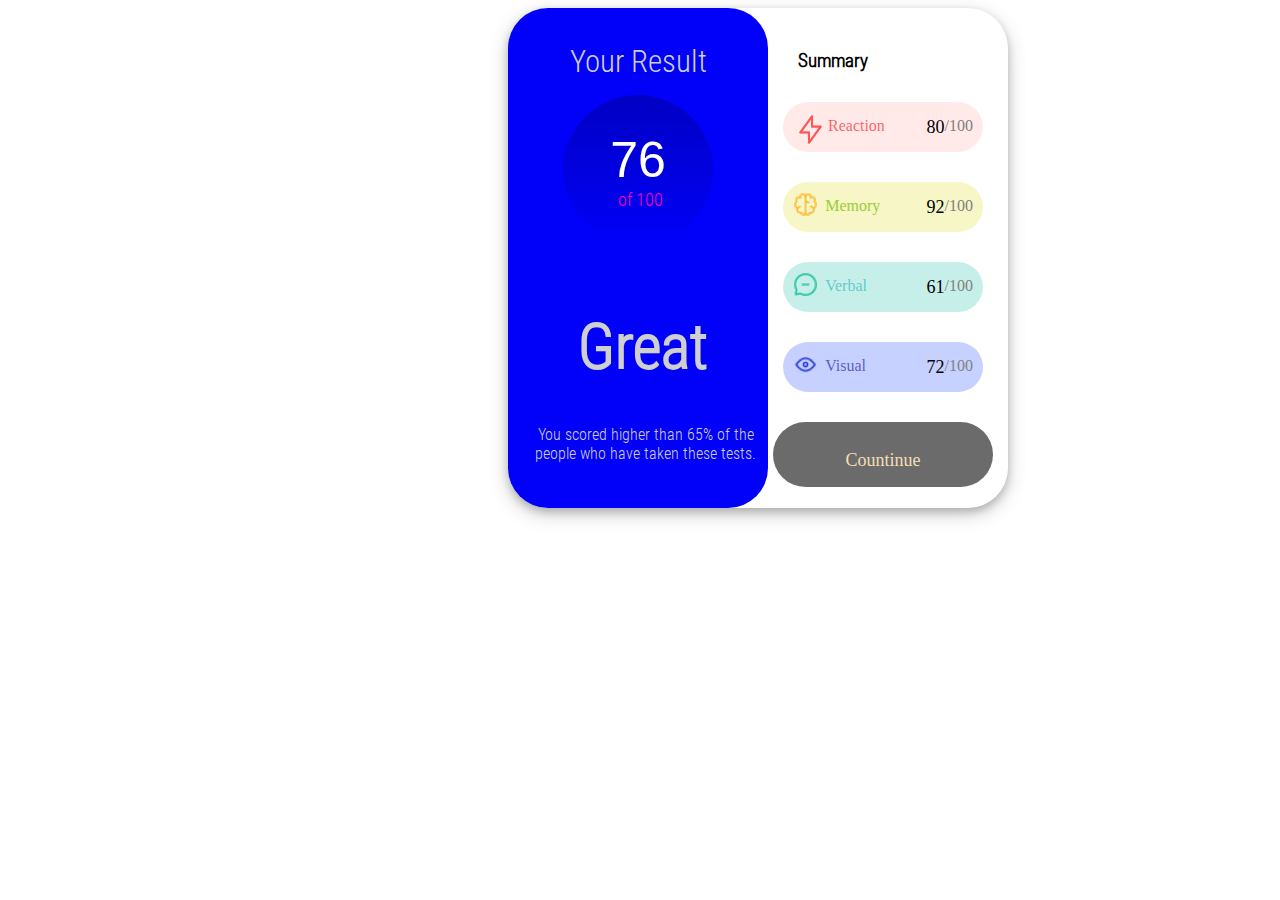
<file: index.html>
<!DOCTYPE html>
<html lang="tr">
<head>
    <meta charset="UTF-8">
    <meta name="viewport" content="width=device-width, initial-scale=1.0, shrink-to-fit=no">
    <title>Document</title>
    <link rel="stylesheet" href="selam.css">


</head>
<body>
    <div class="oval">
       

    <div style="color: rgb(207, 207, 207);" class="yazi">
        Your Result

        
        
   
        <div class="daire">
            
           <div style="color: white;" class="font-1">76</div>
           <div style="color: rgb(255, 0, 179);" class="sonuç">
           of 100
    </div>
           
          
        </div>
       

       
        

        <div class="degerlendirme">

            <h1 class="baslik">Great</h1>
            
           <p class="yazi2"> You scored higher than 65% of the people who have taken these tests. </p>                                                   
         <p class="yazi2"> </p>                                               
               </div>
                    
    </div>


    

    </div>


    <div class="oval2">
        <div class="otuzyedi">
            
            Summary
        
        </div>
        
        <div class="oval3">

            <img class="jpg" src="icon-reaction.png" alt="refleks">
            <div class="otuzbir">
                Reaction  
            </div>

         <div class="toplam">

            /100

         </div>
         <div class="seksen">
            80

        </div>
        </div>

        <div class="oval4">
            <img class="jpg2" src="icon-memory.png" alt="">
            <div class="hafiza">
                Memory

            </div>

            <div class="toplam">

                /100
    
             </div>
             <div class="seksen">
                92
    
            </div>
        </div>

        <div class="oval5">
            <img class="jpg2" src="icon-verbal.png" alt="sohbet">
            <div style="color: rgba(19, 180, 180, 0.608);" class="sohbet">
                Verbal
            </div>
           <div class="toplam">

                /100
    
             </div>
             <div class="seksen">
                61
    
            </div> 

        </div>

        <div class="oval6">
            <img class="jpg2" src="icon-visual.png" alt="visual image">
            <div style="color: rgba(18, 5, 159, 0.608);" class="sohbet">
                Visual
            </div>
            <div class="toplam">

                /100
    
             </div>
             <div class="seksen">
                72
    
            </div> 

        </div>
        <div class="oval7">

            <p style="color: wheat ;">Countinue</p>
            
        </div>

    </div>
          
            
          
    
     
</body>
</html>
</file>
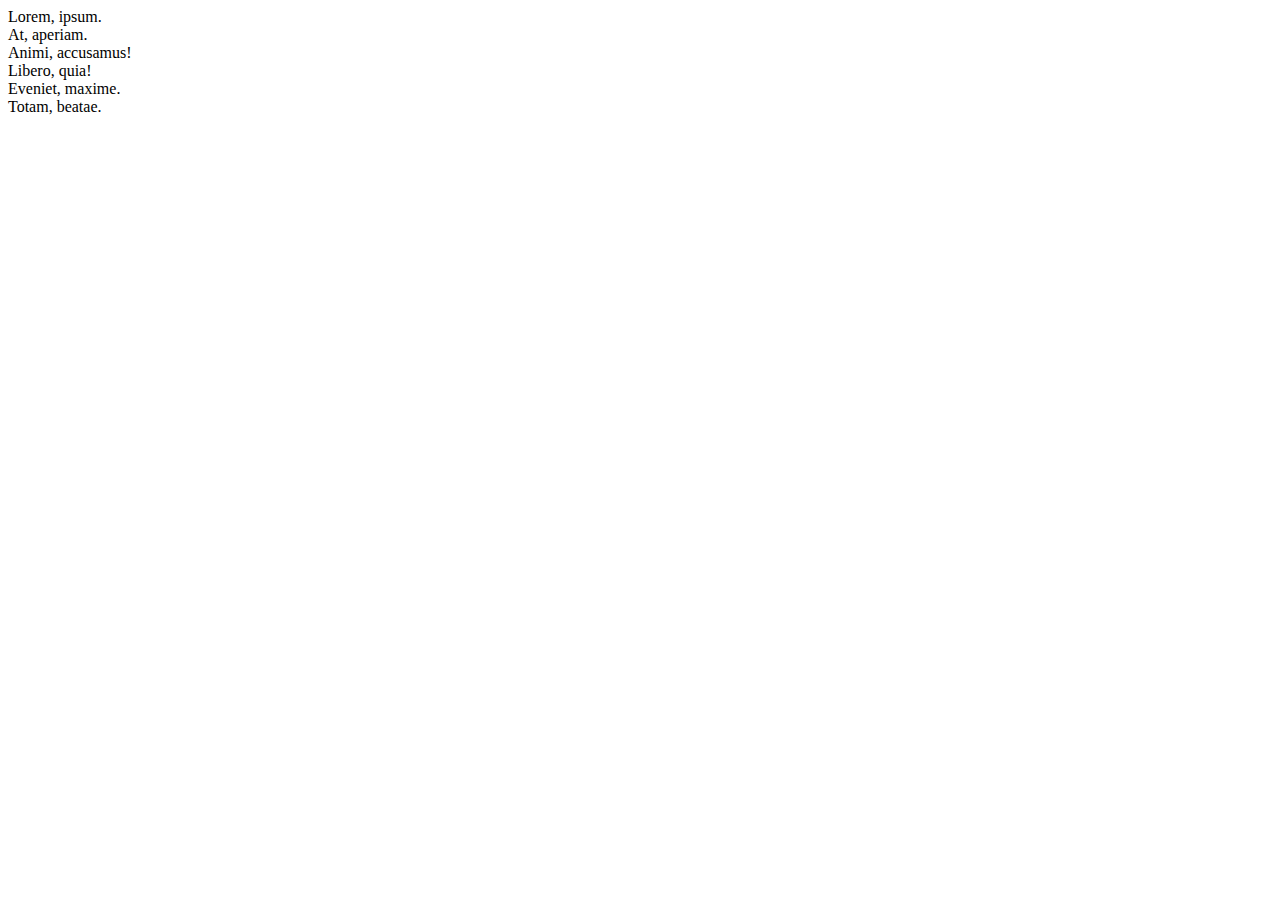
<file: deneme.html>
<!DOCTYPE html>
<html lang="en">
  <head>
    <!-- Required meta tags -->
    <meta charset="utf-8" />
    <meta
      name="viewport"
      content="width=device-width, initial-scale=1, shrink-to-fit=no"
    />

    <!-- Bootstrap CSS -->
    <link
      rel="stylesheet"
      href="https://cdn.jsdelivr.net/npm/bootstrap@4.5.3/dist/css/bootstrap.min.css"
      integrity="sha384-TX8t27EcRE3e/ihU7zmQxVncDAy5uIKz4rEkgIXeMed4M0jlfIDPvg6uqKI2xXr2"
      crossorigin="anonymous"
    />
    
    <title>Hello, world!</title>
  </head>
  <body>
    <div class="container">
      <div class="row">
        <div class="col-sm-6 col-md-4 col-lg-3 col-xl-2 bg-primary">
          Lorem, ipsum.
        </div>
        <div class="col-sm-6 col-md-4 col-lg-3 col-xl-2 bg-secondary">
          At, aperiam.
        </div>
        <div class="col-sm-6 col-md-4 col-lg-3 col-xl-2 bg-info">
          Animi, accusamus!
        </div>
        <div class="col-sm-6 col-md-4 col-lg-3 col-xl-2 bg-danger">
          Libero, quia!
        </div>
        <div class="col-sm-6 col-md-4 col-lg-3 col-xl-2 bg-warning">
          Eveniet, maxime.
        </div>
        <div class="col-sm-6 col-md-4 col-lg-3 col-xl-2 bg-success">
          Totam, beatae.
        </div>
      </div>
    </div>

    <!-- Optional JavaScript; choose one of the two! -->

    <!-- Option 1: jQuery and Bootstrap Bundle (includes Popper) -->
    <script
      src="https://code.jquery.com/jquery-3.5.1.slim.min.js"
      integrity="sha384-DfXdz2htPH0lsSSs5nCTpuj/zy4C+OGpamoFVy38MVBnE+IbbVYUew+OrCXaRkfj"
      crossorigin="anonymous"
    ></script>
    <script
      src="https://cdn.jsdelivr.net/npm/bootstrap@4.5.3/dist/js/bootstrap.bundle.min.js"
      integrity="sha384-ho+j7jyWK8fNQe+A12Hb8AhRq26LrZ/JpcUGGOn+Y7RsweNrtN/tE3MoK7ZeZDyx"
      crossorigin="anonymous"
    ></script>

    <!-- Option 2: jQuery, Popper.js, and Bootstrap JS
    <script src="https://code.jquery.com/jquery-3.5.1.slim.min.js" integrity="sha384-DfXdz2htPH0lsSSs5nCTpuj/zy4C+OGpamoFVy38MVBnE+IbbVYUew+OrCXaRkfj" crossorigin="anonymous"></script>
    <script src="https://cdn.jsdelivr.net/npm/popper.js@1.16.1/dist/umd/popper.min.js" integrity="sha384-9/reFTGAW83EW2RDu2S0VKaIzap3H66lZH81PoYlFhbGU+6BZp6G7niu735Sk7lN" crossorigin="anonymous"></script>
    <script src="https://cdn.jsdelivr.net/npm/bootstrap@4.5.3/dist/js/bootstrap.min.js" integrity="sha384-w1Q4orYjBQndcko6MimVbzY0tgp4pWB4lZ7lr30WKz0vr/aWKhXdBNmNb5D92v7s" crossorigin="anonymous"></script>
    -->
  </body>
</html>
</file>
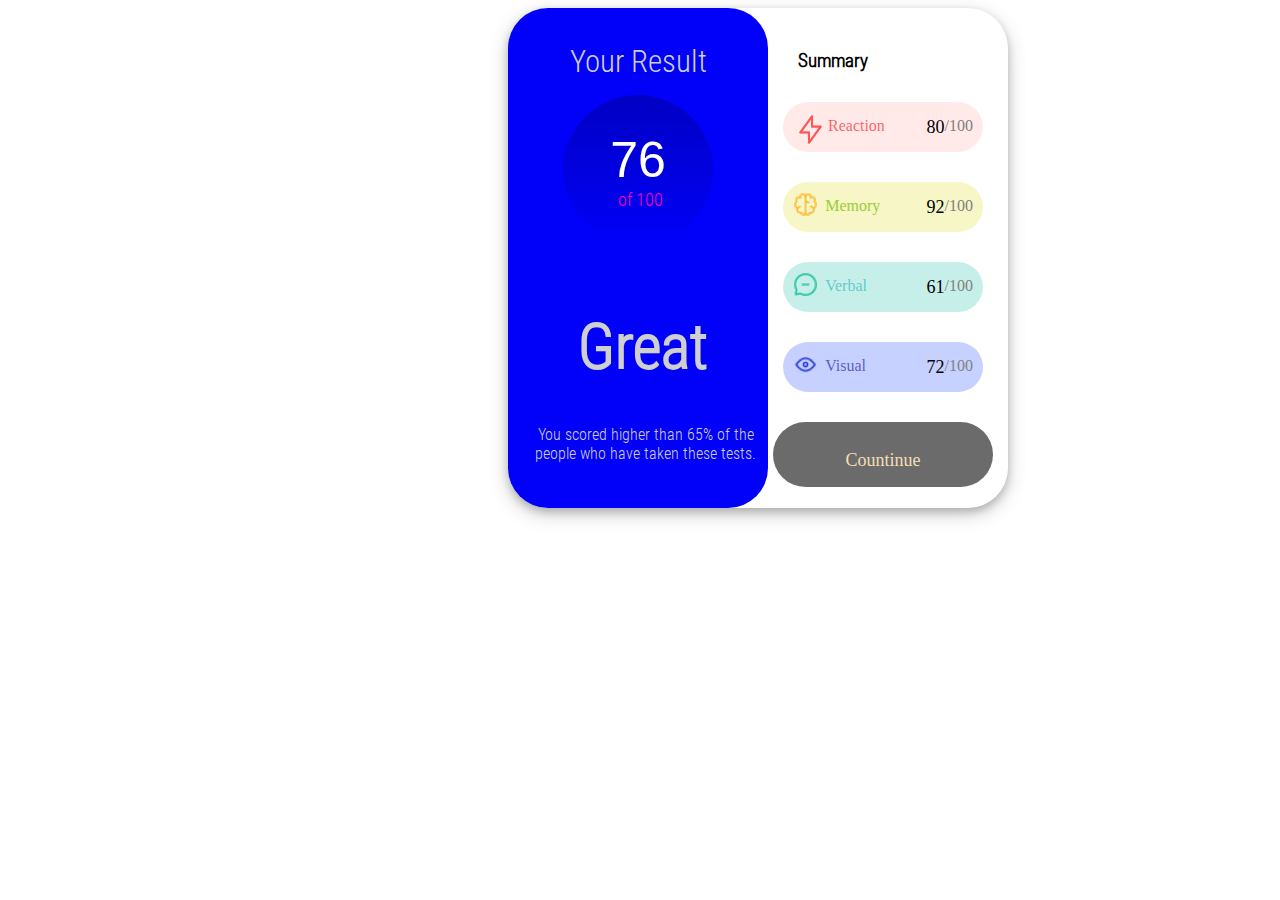
<file: projem1.html>
<!doctype html>
<html lang="en">
  <head>
    <!-- Required meta tags -->
    <meta charset="utf-8">
    <meta name="viewport" content="width=device-width, initial-scale=1, shrink-to-fit=no">

    <!-- Bootstrap CSS -->
    <link rel="stylesheet" href="https://cdn.jsdelivr.net/npm/bootstrap@4.5.3/dist/css/bootstrap.min.css" integrity="sha384-TX8t27EcRE3e/ihU7zmQxVncDAy5uIKz4rEkgIXeMed4M0jlfIDPvg6uqKI2xXr2" crossorigin="anonymous">
    
    <link rel="stylesheet" href="selam.css">
    <title>Hello, world!</title>
  </head>
  <body>
    <div class="oval">
       

        <div style="color: rgb(207, 207, 207);" class="yazi">
            Your Result
    
            
            
       
            <div class="daire">
                
               <div style="color: white;" class="font-1">76</div>
               <div style="color: rgb(255, 0, 179);" class="sonuç">
               of 100
        </div>
               
              
            </div>
           
    
           
            
    
            <div class="degerlendirme">
    
                <h1 class="baslik">Great</h1>
                
               <p class="yazi2"> You scored higher than 65% of the people who have taken these tests. </p>                                                   
             <p class="yazi2"> </p>                                               
                   </div>
                        
        </div>
    
    
        
    
        </div>
    
    
        <div class="oval2">
            <div class="otuzyedi">
                
                Summary
            
            </div>
            
            <div class="oval3">
    
                <img class="jpg" src="icon-reaction.png" alt="refleks">
                <div class="otuzbir">
                    Reaction  
                </div>
    
             <div class="toplam">
    
                /100
    
             </div>
             <div class="seksen">
                80
    
            </div>
            </div>
    
            <div class="oval4">
                <img class="jpg2" src="icon-memory.png" alt="">
                <div class="hafiza">
                    Memory
    
                </div>
    
                <div class="toplam">
    
                    /100
        
                 </div>
                 <div class="seksen">
                    92
        
                </div>
            </div>
    
            <div class="oval5">
                <img class="jpg2" src="icon-verbal.png" alt="sohbet">
                <div style="color: rgba(19, 180, 180, 0.608);" class="sohbet">
                    Verbal
                </div>
               <div class="toplam">
    
                    /100
        
                 </div>
                 <div class="seksen">
                    61
        
                </div> 
    
            </div>
    
            <div class="oval6">
                <img class="jpg2" src="icon-visual.png" alt="visual image">
                <div style="color: rgba(18, 5, 159, 0.608);" class="sohbet">
                    Visual
                </div>
                <div class="toplam">
    
                    /100
        
                 </div>
                 <div class="seksen">
                    72
        
                </div> 
    
            </div>
            <div class="oval7">
    
                <p style="color: wheat ;">Countinue</p>
                
            </div>
    
        </div>
    <!-- Optional JavaScript; choose one of the two! -->

    <!-- Option 1: jQuery and Bootstrap Bundle (includes Popper) -->
    <script src="https://code.jquery.com/jquery-3.5.1.slim.min.js" integrity="sha384-DfXdz2htPH0lsSSs5nCTpuj/zy4C+OGpamoFVy38MVBnE+IbbVYUew+OrCXaRkfj" crossorigin="anonymous"></script>
    <script src="https://cdn.jsdelivr.net/npm/bootstrap@4.5.3/dist/js/bootstrap.bundle.min.js" integrity="sha384-ho+j7jyWK8fNQe+A12Hb8AhRq26LrZ/JpcUGGOn+Y7RsweNrtN/tE3MoK7ZeZDyx" crossorigin="anonymous"></script>

    <!-- Option 2: jQuery, Popper.js, and Bootstrap JS
    <script src="https://code.jquery.com/jquery-3.5.1.slim.min.js" integrity="sha384-DfXdz2htPH0lsSSs5nCTpuj/zy4C+OGpamoFVy38MVBnE+IbbVYUew+OrCXaRkfj" crossorigin="anonymous"></script>
    <script src="https://cdn.jsdelivr.net/npm/popper.js@1.16.1/dist/umd/popper.min.js" integrity="sha384-9/reFTGAW83EW2RDu2S0VKaIzap3H66lZH81PoYlFhbGU+6BZp6G7niu735Sk7lN" crossorigin="anonymous"></script>
    <script src="https://cdn.jsdelivr.net/npm/bootstrap@4.5.3/dist/js/bootstrap.min.js" integrity="sha384-w1Q4orYjBQndcko6MimVbzY0tgp4pWB4lZ7lr30WKz0vr/aWKhXdBNmNb5D92v7s" crossorigin="anonymous"></script>
    -->
  </body>
</html>
</file>
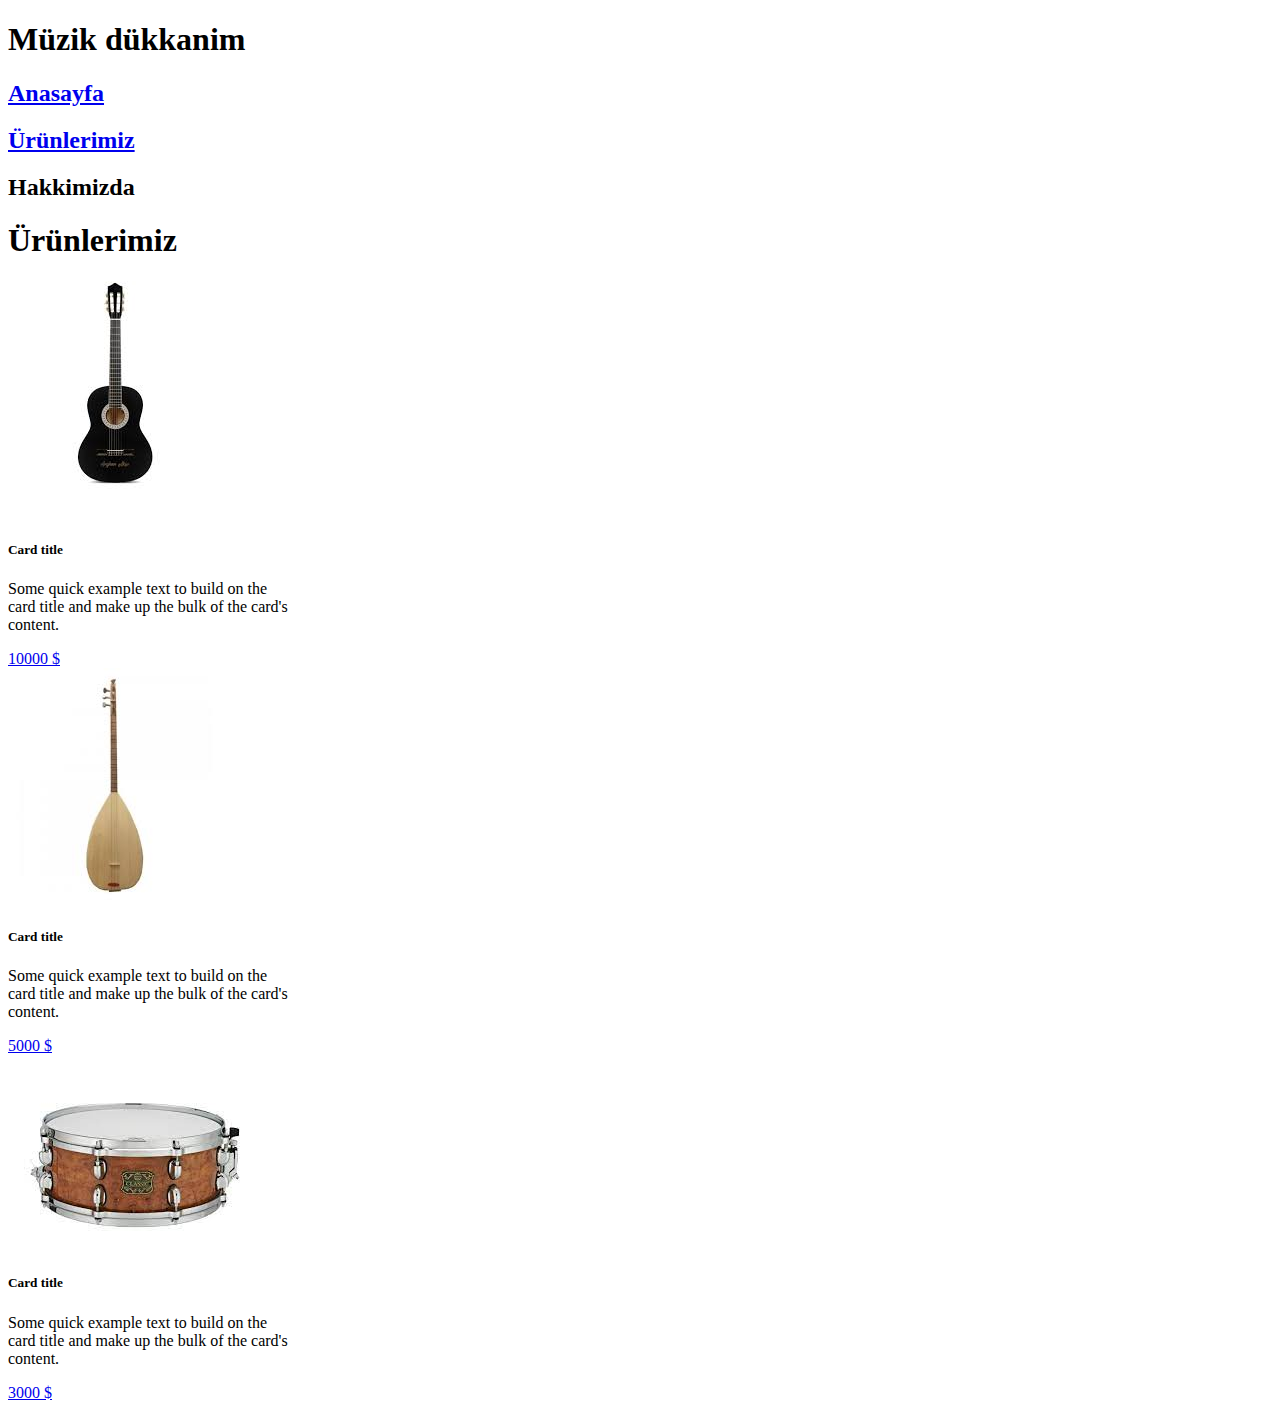
<file: ürünler.html>
<!doctype html>
<html lang="en">
  <head>
    <!-- Required meta tags -->
    <meta charset="utf-8">
    <meta name="viewport" content="width=device-width, initial-scale=1, shrink-to-fit=no">

    <!-- Bootstrap CSS -->
    <link rel="stylesheet" href="https://cdn.jsdelivr.net/npm/bootstrap@4.5.3/dist/css/bootstrap.min.css" integrity="sha384-TX8t27EcRE3e/ihU7zmQxVncDAy5uIKz4rEkgIXeMed4M0jlfIDPvg6uqKI2xXr2" crossorigin="anonymous">

    <title>Ürünlerimiz</title>
    <link rel="stylesheet" href="selam.css">
  </head>
  <body>
    <body>
        <div class="background">
          <div class="row">
            <h1 class="col-3 " a>Müzik dükkanim</h1> 
            
            <a href="index.html"><h2  class="col-2">Anasayfa</h2></a>
    
              <a href="ürünler.html"><h2 class="col-2">Ürünlerimiz</h2></a>
              
            <h2 class="col-2">Hakkimizda</h2>
    
          </div>
        </div>
        
        <h1 class="selam">Ürünlerimiz</h1>

        <div class="container">
          <div class="row">
            <div class="col-sm">
              <div class="card" style="width: 18rem;">
  <img src="[data-uri]" class="card-img-top" alt="...">
  <div class="card-body">
    <h5 class="card-title">Card title</h5>
    <p class="card-text">Some quick example text to build on the card title and make up the bulk of the card's content.</p>
    <a href="#" class="btn btn-primary">10000 $</a>
  </div>
</div>
            </div>
            <div class="col-sm">
              <div class="card" style="width: 18rem;">
  <img src="[data-uri]" class="card-img-top" alt="...">
  <div class="card-body">
    <h5 class="card-title">Card title</h5>
    <p class="card-text">Some quick example text to build on the card title and make up the bulk of the card's content.</p>
    <a href="#" class="btn btn-primary">5000 $</a>
  </div>
</div>
            </div>
            <div class="col-sm">
              <div class="card" style="width: 18rem;">
  <img src="[data-uri]" class="card-img-top" alt="...">
  <div class="card-body">
    <h5 class="card-title">Card title</h5>
    <p class="card-text">Some quick example text to build on the card title and make up the bulk of the card's content.</p>
    <a href="#" class="btn btn-primary">3000 $</a>
  </div>
</div>
            </div>
          </div>
        </div>

    <!-- Optional JavaScript; choose one of the two! -->

    <!-- Option 1: jQuery and Bootstrap Bundle (includes Popper) -->
    <script src="https://code.jquery.com/jquery-3.5.1.slim.min.js" integrity="sha384-DfXdz2htPH0lsSSs5nCTpuj/zy4C+OGpamoFVy38MVBnE+IbbVYUew+OrCXaRkfj" crossorigin="anonymous"></script>
    <script src="https://cdn.jsdelivr.net/npm/bootstrap@4.5.3/dist/js/bootstrap.bundle.min.js" integrity="sha384-ho+j7jyWK8fNQe+A12Hb8AhRq26LrZ/JpcUGGOn+Y7RsweNrtN/tE3MoK7ZeZDyx" crossorigin="anonymous"></script>

    <!-- Option 2: jQuery, Popper.js, and Bootstrap JS
    <script src="https://code.jquery.com/jquery-3.5.1.slim.min.js" integrity="sha384-DfXdz2htPH0lsSSs5nCTpuj/zy4C+OGpamoFVy38MVBnE+IbbVYUew+OrCXaRkfj" crossorigin="anonymous"></script>
    <script src="https://cdn.jsdelivr.net/npm/popper.js@1.16.1/dist/umd/popper.min.js" integrity="sha384-9/reFTGAW83EW2RDu2S0VKaIzap3H66lZH81PoYlFhbGU+6BZp6G7niu735Sk7lN" crossorigin="anonymous"></script>
    <script src="https://cdn.jsdelivr.net/npm/bootstrap@4.5.3/dist/js/bootstrap.min.js" integrity="sha384-w1Q4orYjBQndcko6MimVbzY0tgp4pWB4lZ7lr30WKz0vr/aWKhXdBNmNb5D92v7s" crossorigin="anonymous"></script>
    -->
  </body>
</html>
</file>
<file: selam.css>
@font-face {
 
  font-family: 'selam';
  src: url(RobotoCondensed-Light.ttf);
}


.oval {
    width: 240px;
    height: 480px;
    background: #0101f9;
    border-radius: 40px;
    margin: auto;
    margin-left: 500px ;
  padding: 10px;
  float: left;
  /* display: flex; */
        justify-content: center;
        text-align: center;
        
        
        
  
}
.oval2 {
    width: 480px;
    height: 480px;
    background: #ffffff;
    border-radius: 40px;
    border-color: black;
    margin: auto;
    margin-left: 500px ;
    border-bottom: 20px;
  padding: 10px;
  box-shadow: 0 4px 8px 0 rgba(0, 0, 0, 0.2), 0 6px 20px 0 rgba(0, 0, 0, 0.19);
  
}
.oval3 {
    width: 180px;
    height: 30px;
    background: #ff000016;
    border-radius: 40px;
    margin: auto;
    margin-left:265px ;
    margin-top: 30px; 
  padding: 10px;
  

}
.oval4 {
    width: 180px;
    height: 30px;
    background: #d5d50339;
    border-radius: 40px;
    margin: auto;
    margin-left:265px ;
    margin-top: 30px;
  padding: 10px;
}
.oval5 {
    width: 180px;
    height: 30px;
    background: #04b69b39;
    border-radius: 40px;
    margin: auto;
    margin-left:265px ;
    margin-top: 30px;
  padding: 10px;

}
.oval6 {

    width: 180px;
    height: 30px;
    background: #0033ff39;
    border-radius: 40px;
    margin: auto;
    margin-left:265px ;
    margin-top: 30px;
  padding: 10px;
}
.oval7 {
    width: 200px;
    height:  45px;
    background: #414141c7;
    border-radius: 40px;
    margin: auto;
    margin-left:255px ;
    margin-top: 30px;
  padding: 10px;
  text-align: center;
  font-size: large;

}
.daire {

  height:  50px;
  width: 50px;
  background-color: #06444b;
  border-radius: 50%;
  display: inline-block;
  padding: 50px;
  display: flex;
  justify-content: center;
  align-items: center;
  margin-top: 20px;
   background: linear-gradient(to top, #0101f9, #0000c4);
   margin-bottom: 1;
    margin-left: 45px; 
    margin-right: 70px; 
    flex-direction: column;
    margin-top: 15px;
   
   
}
.font-1 {
  font-size: 50px;
  font-family: 'Hanken Grotesk', sans-serif;
  text-align: center;
  display: flex;
  flex-direction: column;  
}
.yazi {
  margin-top: 25px;
  text-align: center;
  font-size: 31px ;
  font-family: 'selam';

}
.otuzyedi {
  margin-left:280px;
  font-size: larger;
  font-family: 'selam';
  margin-top: 31px;
  font-weight: bolder;
}
.degerlendirme {

  width: 300px;
  height: 300px;
  margin-right: 30px;
  
  

}
.baslik {
  margin-top: 65px;
    margin-right: 50px;
}
.yazi2 {
  font-family: 'selam';
  font-size: medium;
  margin-right: 45px;
  margin-top: 50spx;
}
.sonuç {
  font-size: large;
  display: flex;
  text-align: start;
  margin-left: 5px;
  flex-direction: column;

}
.jpg {
 width: 35px;
 float: left;
}
.otuzbir {
  margin-top: 5px;
    font-size: 16px;
    color: rgba(255, 0, 0, 0.604);
    float: left;
}
.toplam {
  color: gray;
  margin-top: 5px;
  float:right
  
}
.seksen {
  font-size: large;
  margin-top: 5px;
  float: right;
  color: black;
  font: weight 800px;;
}
.jpg2 {

  width: 25px;
 float: left;
}
.hafiza {
  margin-top: 5px;
    font-size: 16px;
    color: yellowgreen;
    float: left;
    margin-left: 4%;
}
.sohbet {
  margin-top: 5px;
  font-size: 16px;
  color: 52rgb(0, 255, 174);
  float: left;
  margin-left: 4%;
}
</file>
